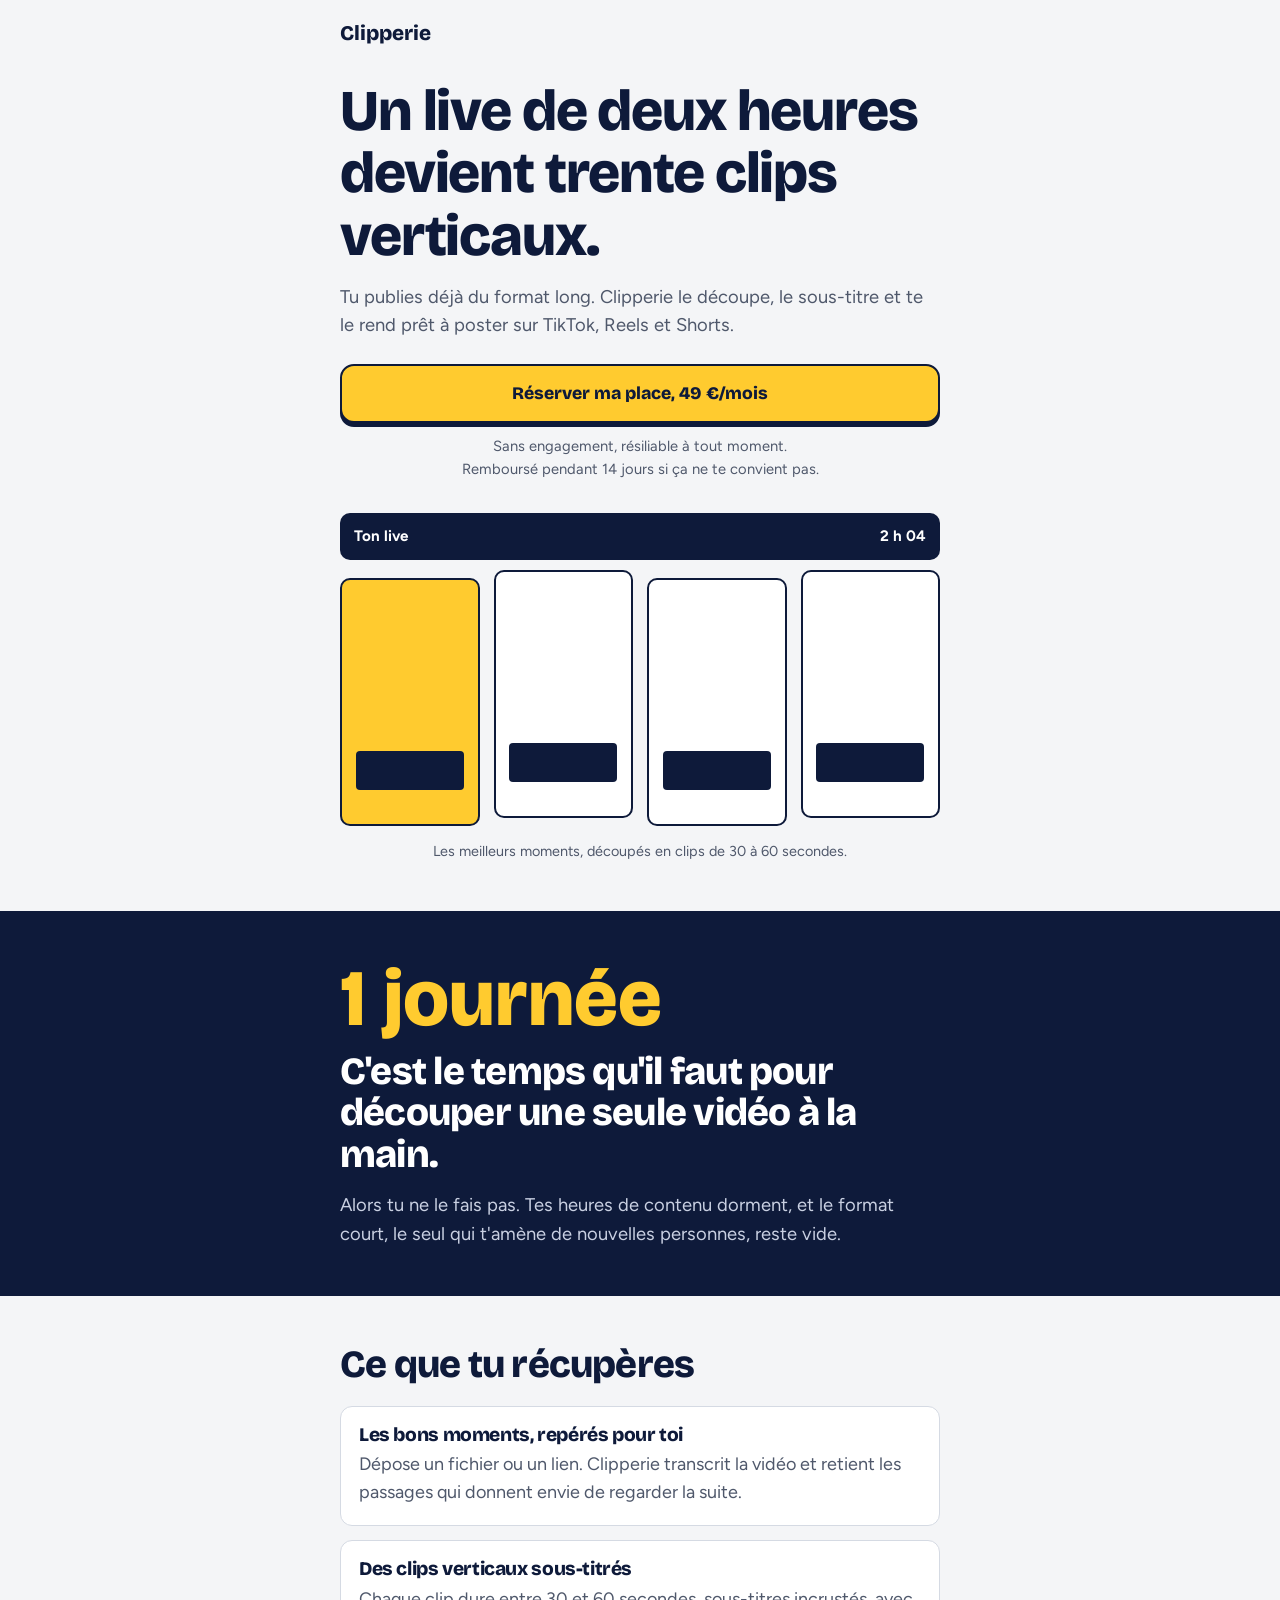
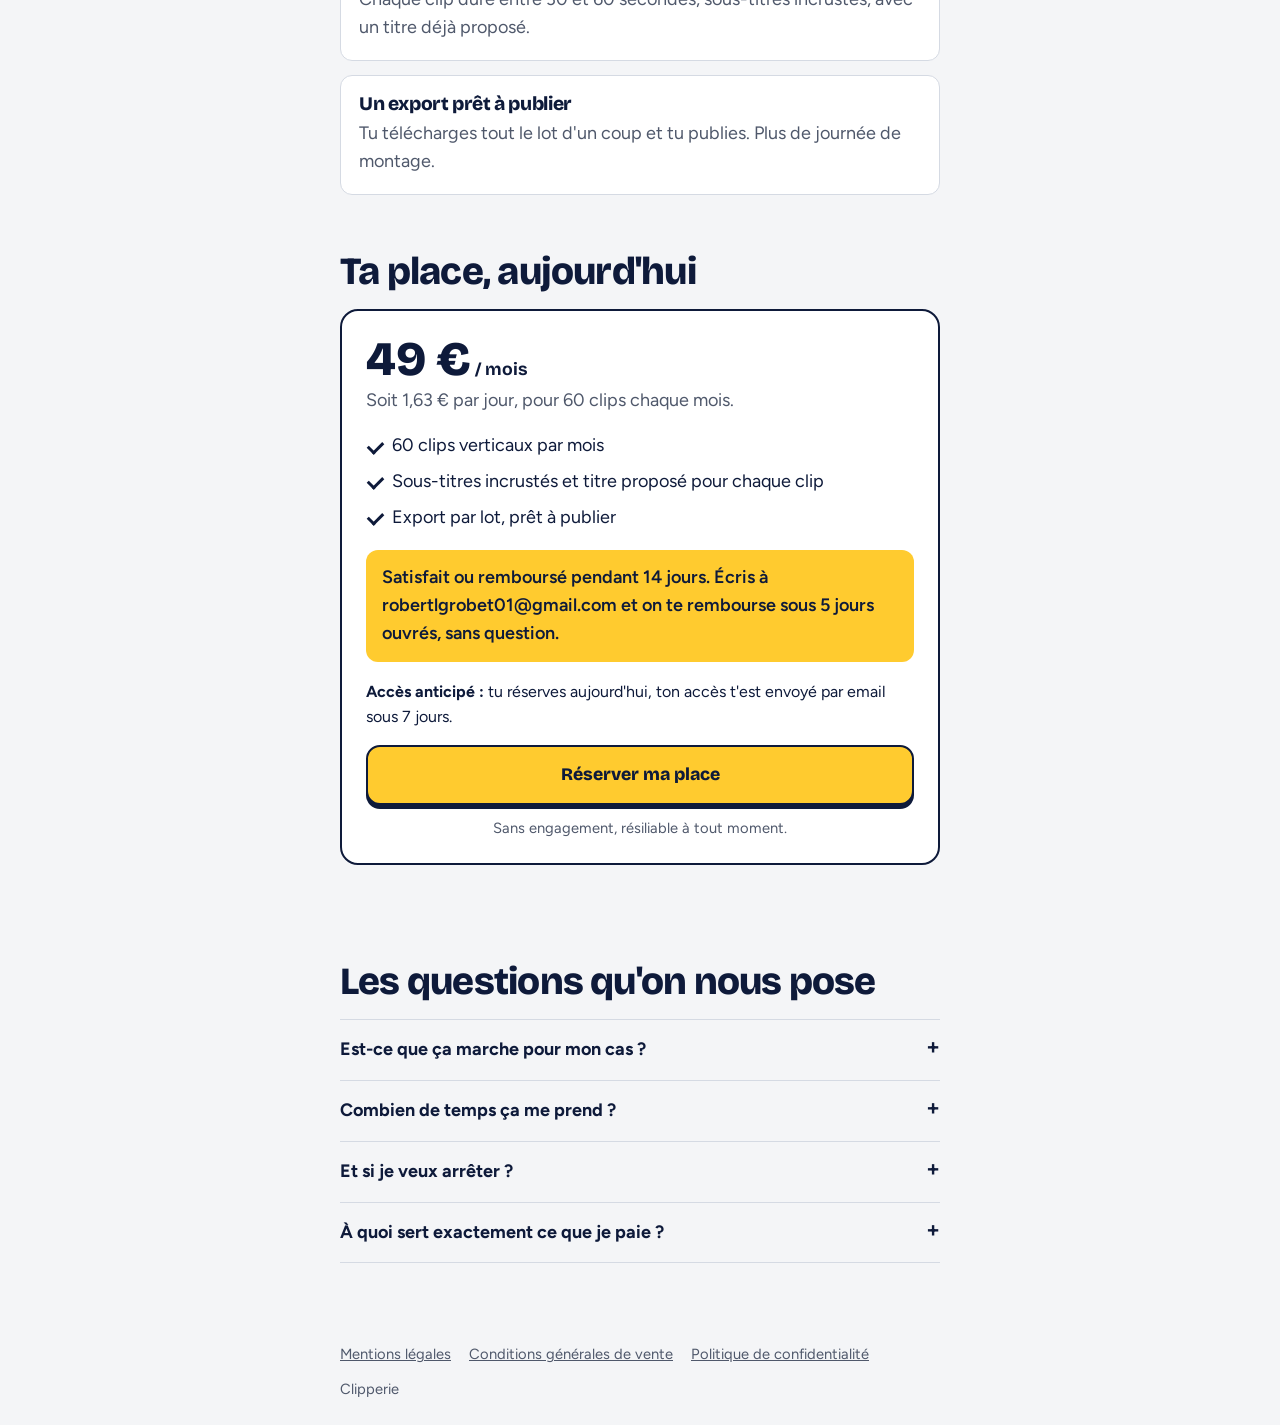
<file: index.html>
<!doctype html>
<html lang="fr">
<head>
<meta charset="utf-8">
<meta name="viewport" content="width=device-width, initial-scale=1, viewport-fit=cover">
<title>Clipperie : un live de deux heures devient trente clips verticaux</title>
<meta name="description" content="Dépose ta vidéo longue. Clipperie repère les meilleurs moments et te rend des clips verticaux sous-titrés, prêts à publier. 49 €/mois, sans engagement.">
<meta property="og:type" content="website">
<meta property="og:locale" content="fr_FR">
<meta property="og:title" content="Un live de deux heures devient trente clips verticaux">
<meta property="og:description" content="Clipperie découpe, sous-titre et te rend tes clips prêts à publier. 49 €/mois, sans engagement, remboursé 14 jours.">
<meta name="twitter:card" content="summary">
<meta name="theme-color" content="#0E1A3A">
<link rel="preconnect" href="https://fonts.googleapis.com">
<link rel="preconnect" href="https://fonts.gstatic.com" crossorigin>
<link href="https://fonts.googleapis.com/css2?family=Bricolage+Grotesque:opsz,wght@12..96,800&family=Figtree:wght@400;600;700&display=swap" rel="stylesheet">
<link rel="stylesheet" href="style.css">
</head>
<body>

<header class="top">
  <div class="wrap"><a class="logo" href="/">Clipperie</a></div>
</header>

<main>
<section style="padding-top:12px">
  <div class="wrap">
    <h1>Un live de deux heures devient trente clips verticaux.</h1>
    <p class="lead">Tu publies déjà du format long. Clipperie le découpe, le sous-titre et te le rend prêt à poster sur TikTok, Reels et Shorts.</p>
    <div style="margin-top:24px">
      <a class="btn" href="https://buy.stripe.com/test_00weVf3Nj36FeiV1lHaAw00">Réserver ma place, 49 €/mois</a>
      <p class="fine">Sans engagement, résiliable à tout moment.<br>Remboursé pendant 14 jours si ça ne te convient pas.</p>
    </div>
    <div class="live" aria-hidden="true">
      <div class="barre"><span>Ton live</span><span>2 h 04</span></div>
      <div class="coupes"><div class="cadre"></div><div class="cadre"></div><div class="cadre"></div><div class="cadre"></div></div>
    </div>
    <p class="legende">Les meilleurs moments, découpés en clips de 30 à 60 secondes.</p>
  </div>
</section>

<section class="nuit">
  <div class="wrap">
    <p class="chiffre">1 journée</p>
    <h2 style="margin-top:12px">C'est le temps qu'il faut pour découper une seule vidéo à la main.</h2>
    <p class="lead">Alors tu ne le fais pas. Tes heures de contenu dorment, et le format court, le seul qui t'amène de nouvelles personnes, reste vide.</p>
  </div>
</section>

<section>
  <div class="wrap">
    <h2>Ce que tu récupères</h2>
    <div class="liste">
      <div class="item"><h3>Les bons moments, repérés pour toi</h3><p>Dépose un fichier ou un lien. Clipperie transcrit la vidéo et retient les passages qui donnent envie de regarder la suite.</p></div>
      <div class="item"><h3>Des clips verticaux sous-titrés</h3><p>Chaque clip dure entre 30 et 60 secondes, sous-titres incrustés, avec un titre déjà proposé.</p></div>
      <div class="item"><h3>Un export prêt à publier</h3><p>Tu télécharges tout le lot d'un coup et tu publies. Plus de journée de montage.</p></div>
    </div>
  </div>
</section>

<section id="offre" style="padding-top:8px">
  <div class="wrap">
    <h2>Ta place, aujourd'hui</h2>
    <div class="offre">
      <p class="prix">49 €<small> / mois</small></p>
      <p class="jour">Soit 1,63 € par jour, pour 60 clips chaque mois.</p>
      <ul class="coches">
        <li>60 clips verticaux par mois</li>
        <li>Sous-titres incrustés et titre proposé pour chaque clip</li>
        <li>Export par lot, prêt à publier</li>
      </ul>
      <div class="garantie">Satisfait ou remboursé pendant 14 jours. Écris à robertlgrobet01@gmail.com et on te rembourse sous 5 jours ouvrés, sans question.</div>
      <p style="font-size:1rem;margin-bottom:16px"><strong>Accès anticipé :</strong> tu réserves aujourd'hui, ton accès t'est envoyé par email sous 7 jours.</p>
      <a class="btn" href="https://buy.stripe.com/test_00weVf3Nj36FeiV1lHaAw00">Réserver ma place</a>
      <p class="fine">Sans engagement, résiliable à tout moment.</p>
    </div>
  </div>
</section>

<section>
  <div class="wrap">
    <h2>Les questions qu'on nous pose</h2>
    <details><summary>Est-ce que ça marche pour mon cas ?</summary><p>Si tu publies des vidéos longues où l'on parle (podcast, live, formation), oui. Si ça ne te convient pas, tu es remboursé pendant 14 jours.</p></details>
    <details><summary>Combien de temps ça me prend ?</summary><p>Quelques minutes : tu déposes ta vidéo, tu choisis les clips que tu gardes, tu télécharges le lot.</p></details>
    <details><summary>Et si je veux arrêter ?</summary><p>Tu résilies quand tu veux, sans engagement et sans justification. L'abonnement s'arrête à la fin de la période payée.</p></details>
    <details><summary>À quoi sert exactement ce que je paie ?</summary><p>À 60 clips verticaux par mois : la transcription, le repérage des moments forts, la découpe, les sous-titres et les titres proposés.</p></details>
  </div>
</section>
</main>

<footer>
  <div class="wrap">
    <nav aria-label="Informations légales">
      <a href="mentions-legales.html">Mentions légales</a>
      <a href="cgv.html">Conditions générales de vente</a>
      <a href="confidentialite.html">Politique de confidentialité</a>
    </nav>
    <p>Clipperie</p>
  </div>
</footer>

<div class="collant">
  <strong>49 €/mois</strong>
  <a class="btn" href="https://buy.stripe.com/test_00weVf3Nj36FeiV1lHaAw00">Réserver ma place</a>
</div>

</body>
</html>
</file>
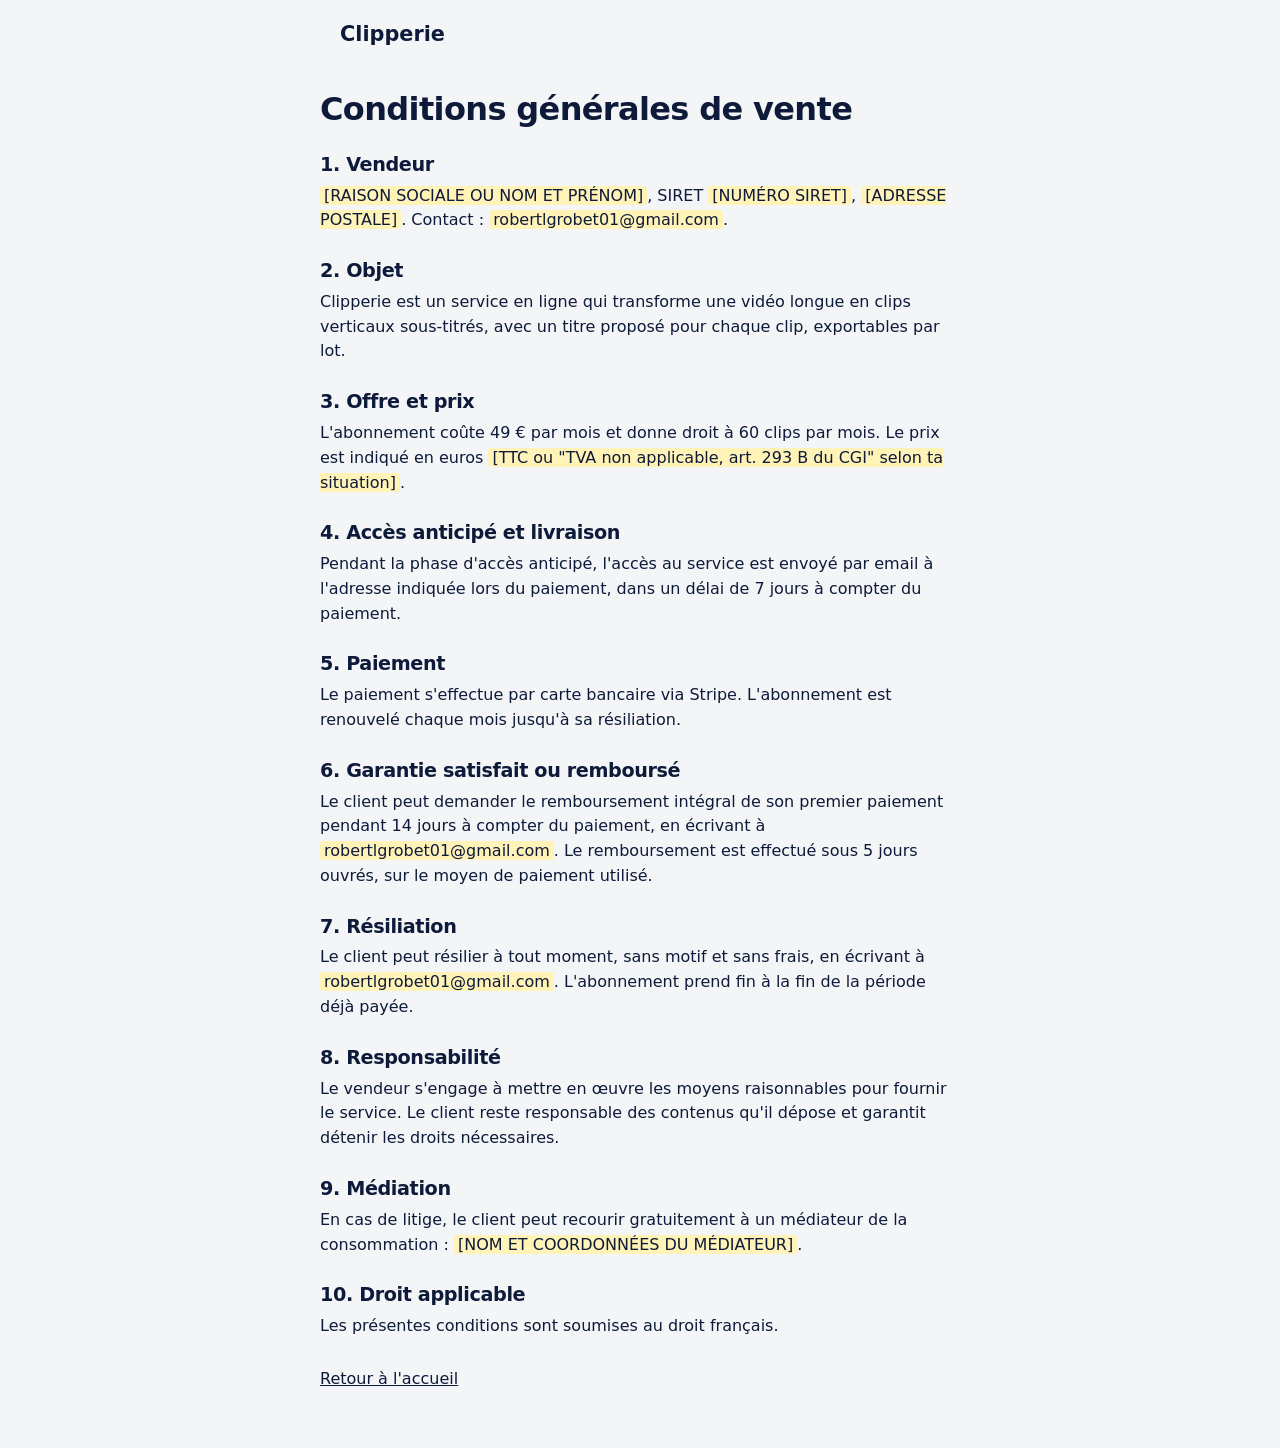
<file: cgv.html>
<!doctype html>
<html lang="fr">
<head>
<meta charset="utf-8">
<meta name="viewport" content="width=device-width, initial-scale=1, viewport-fit=cover">
<title>Conditions générales de vente | Clipperie</title>
<meta name="description" content="Conditions générales de vente de Clipperie.">
<link rel="stylesheet" href="style.css">
</head>
<body>
<header class="top"><div class="wrap"><a class="logo" href="/">Clipperie</a></div></header>
<main class="wrap legal">
<h1>Conditions générales de vente</h1>

<h2>1. Vendeur</h2>
<p><span class="a-completer">[RAISON SOCIALE OU NOM ET PRÉNOM]</span>, SIRET <span class="a-completer">[NUMÉRO SIRET]</span>, <span class="a-completer">[ADRESSE POSTALE]</span>. Contact : <span class="a-completer">robertlgrobet01@gmail.com</span>.</p>

<h2>2. Objet</h2>
<p>Clipperie est un service en ligne qui transforme une vidéo longue en clips verticaux sous-titrés, avec un titre proposé pour chaque clip, exportables par lot.</p>

<h2>3. Offre et prix</h2>
<p>L'abonnement coûte 49 € par mois et donne droit à 60 clips par mois. Le prix est indiqué en euros <span class="a-completer">[TTC ou "TVA non applicable, art. 293 B du CGI" selon ta situation]</span>.</p>

<h2>4. Accès anticipé et livraison</h2>
<p>Pendant la phase d'accès anticipé, l'accès au service est envoyé par email à l'adresse indiquée lors du paiement, dans un délai de 7 jours à compter du paiement.</p>

<h2>5. Paiement</h2>
<p>Le paiement s'effectue par carte bancaire via Stripe. L'abonnement est renouvelé chaque mois jusqu'à sa résiliation.</p>

<h2>6. Garantie satisfait ou remboursé</h2>
<p>Le client peut demander le remboursement intégral de son premier paiement pendant 14 jours à compter du paiement, en écrivant à <span class="a-completer">robertlgrobet01@gmail.com</span>. Le remboursement est effectué sous 5 jours ouvrés, sur le moyen de paiement utilisé.</p>

<h2>7. Résiliation</h2>
<p>Le client peut résilier à tout moment, sans motif et sans frais, en écrivant à <span class="a-completer">robertlgrobet01@gmail.com</span>. L'abonnement prend fin à la fin de la période déjà payée.</p>

<h2>8. Responsabilité</h2>
<p>Le vendeur s'engage à mettre en œuvre les moyens raisonnables pour fournir le service. Le client reste responsable des contenus qu'il dépose et garantit détenir les droits nécessaires.</p>

<h2>9. Médiation</h2>
<p>En cas de litige, le client peut recourir gratuitement à un médiateur de la consommation : <span class="a-completer">[NOM ET COORDONNÉES DU MÉDIATEUR]</span>.</p>

<h2>10. Droit applicable</h2>
<p>Les présentes conditions sont soumises au droit français.</p>

<p style="margin-top:28px"><a href="/">Retour à l'accueil</a></p>
</main>
</body>
</html>
</file>
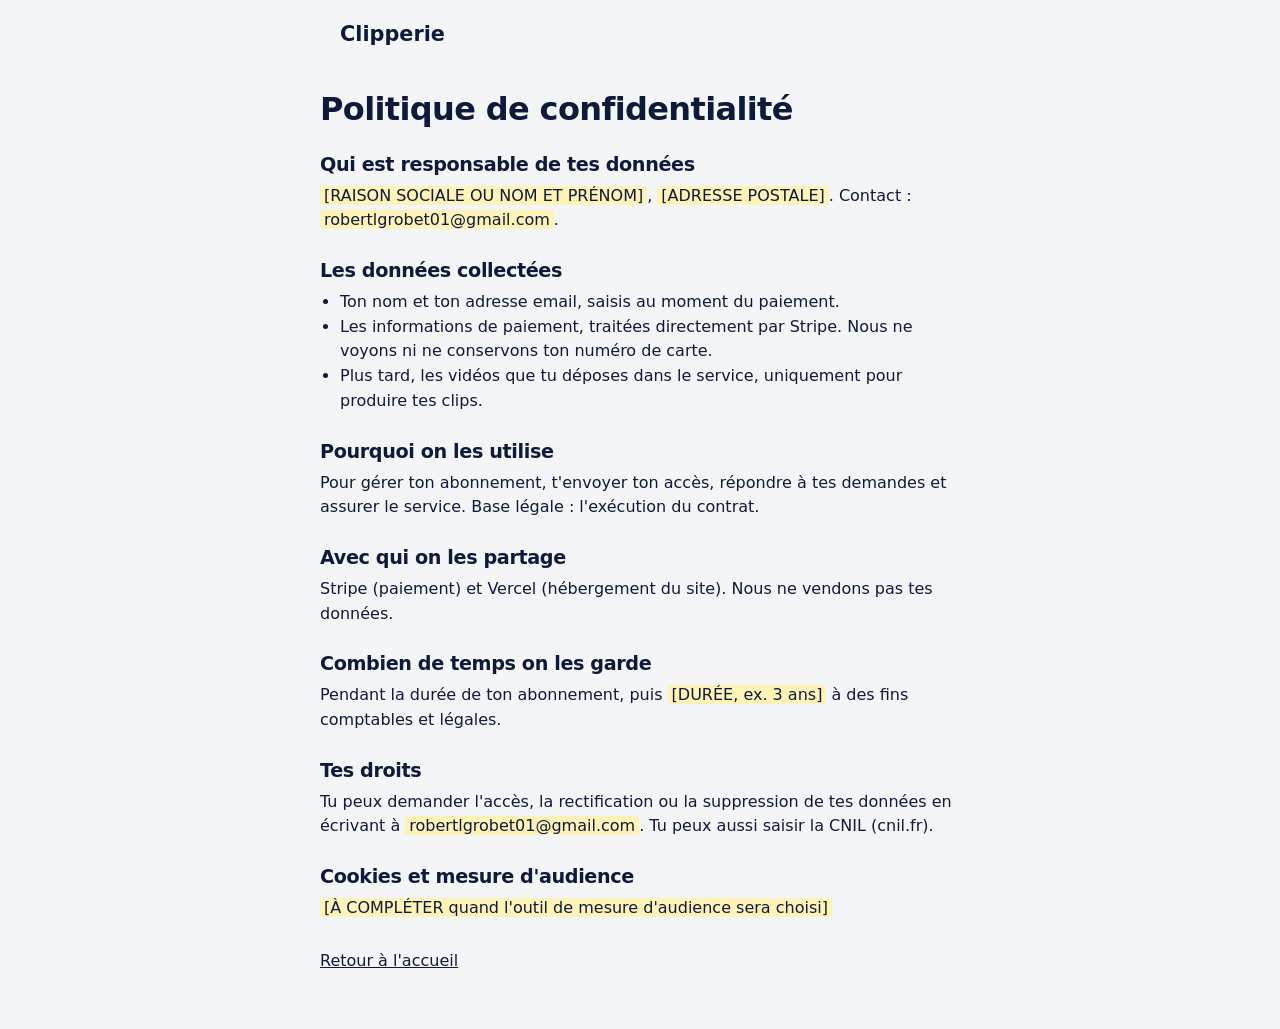
<file: confidentialite.html>
<!doctype html>
<html lang="fr">
<head>
<meta charset="utf-8">
<meta name="viewport" content="width=device-width, initial-scale=1, viewport-fit=cover">
<title>Politique de confidentialité | Clipperie</title>
<meta name="description" content="Politique de confidentialité de Clipperie.">
<link rel="stylesheet" href="style.css">
</head>
<body>
<header class="top"><div class="wrap"><a class="logo" href="/">Clipperie</a></div></header>
<main class="wrap legal">
<h1>Politique de confidentialité</h1>

<h2>Qui est responsable de tes données</h2>
<p><span class="a-completer">[RAISON SOCIALE OU NOM ET PRÉNOM]</span>, <span class="a-completer">[ADRESSE POSTALE]</span>. Contact : <span class="a-completer">robertlgrobet01@gmail.com</span>.</p>

<h2>Les données collectées</h2>
<ul>
<li>Ton nom et ton adresse email, saisis au moment du paiement.</li>
<li>Les informations de paiement, traitées directement par Stripe. Nous ne voyons ni ne conservons ton numéro de carte.</li>
<li>Plus tard, les vidéos que tu déposes dans le service, uniquement pour produire tes clips.</li>
</ul>

<h2>Pourquoi on les utilise</h2>
<p>Pour gérer ton abonnement, t'envoyer ton accès, répondre à tes demandes et assurer le service. Base légale : l'exécution du contrat.</p>

<h2>Avec qui on les partage</h2>
<p>Stripe (paiement) et Vercel (hébergement du site). Nous ne vendons pas tes données.</p>

<h2>Combien de temps on les garde</h2>
<p>Pendant la durée de ton abonnement, puis <span class="a-completer">[DURÉE, ex. 3 ans]</span> à des fins comptables et légales.</p>

<h2>Tes droits</h2>
<p>Tu peux demander l'accès, la rectification ou la suppression de tes données en écrivant à <span class="a-completer">robertlgrobet01@gmail.com</span>. Tu peux aussi saisir la CNIL (cnil.fr).</p>

<h2>Cookies et mesure d'audience</h2>
<p><span class="a-completer">[À COMPLÉTER quand l'outil de mesure d'audience sera choisi]</span></p>

<p style="margin-top:28px"><a href="/">Retour à l'accueil</a></p>
</main>
</body>
</html>
</file>
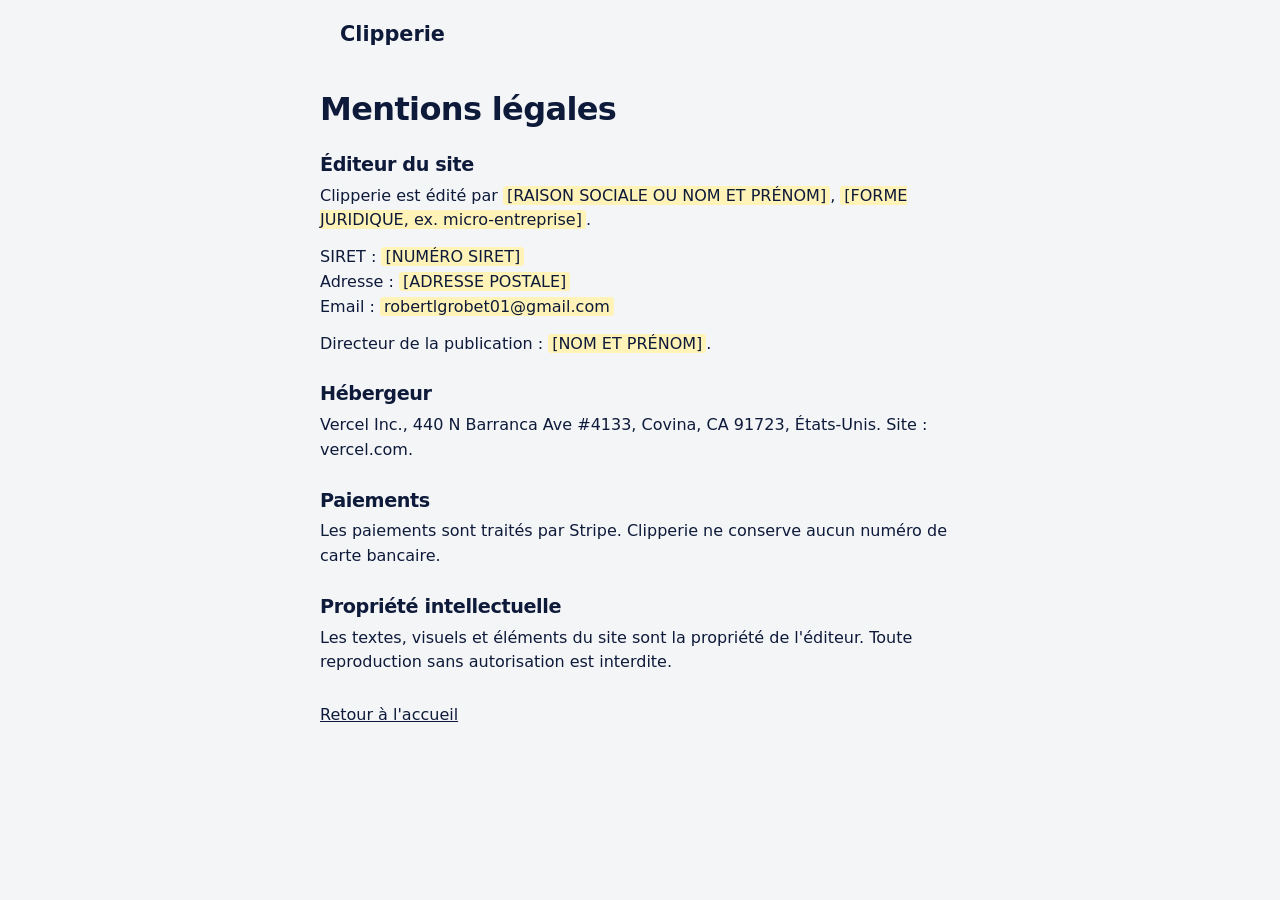
<file: mentions-legales.html>
<!doctype html>
<html lang="fr">
<head>
<meta charset="utf-8">
<meta name="viewport" content="width=device-width, initial-scale=1, viewport-fit=cover">
<title>Mentions légales | Clipperie</title>
<meta name="description" content="Mentions légales du site Clipperie.">
<link rel="stylesheet" href="style.css">
</head>
<body>
<header class="top"><div class="wrap"><a class="logo" href="/">Clipperie</a></div></header>
<main class="wrap legal">
<h1>Mentions légales</h1>

<h2>Éditeur du site</h2>
<p>Clipperie est édité par <span class="a-completer">[RAISON SOCIALE OU NOM ET PRÉNOM]</span>, <span class="a-completer">[FORME JURIDIQUE, ex. micro-entreprise]</span>.</p>
<p>SIRET : <span class="a-completer">[NUMÉRO SIRET]</span><br>
Adresse : <span class="a-completer">[ADRESSE POSTALE]</span><br>
Email : <span class="a-completer">robertlgrobet01@gmail.com</span></p>
<p>Directeur de la publication : <span class="a-completer">[NOM ET PRÉNOM]</span>.</p>

<h2>Hébergeur</h2>
<p>Vercel Inc., 440 N Barranca Ave #4133, Covina, CA 91723, États-Unis. Site : vercel.com.</p>

<h2>Paiements</h2>
<p>Les paiements sont traités par Stripe. Clipperie ne conserve aucun numéro de carte bancaire.</p>

<h2>Propriété intellectuelle</h2>
<p>Les textes, visuels et éléments du site sont la propriété de l'éditeur. Toute reproduction sans autorisation est interdite.</p>

<p style="margin-top:28px"><a href="/">Retour à l'accueil</a></p>
</main>
</body>
</html>
</file>
<file: style.css>
:root{
  --encre:#0E1A3A;
  --clap:#FFCB2F;
  --papier:#F4F5F7;
  --blanc:#FFFFFF;
  --gris:#4F586B;
  --ligne:#D5DAE3;
  --titre:"Bricolage Grotesque","Arial Black",system-ui,sans-serif;
  --texte:"Figtree",system-ui,-apple-system,"Segoe UI",sans-serif;
}
*{box-sizing:border-box;margin:0}
html{-webkit-text-size-adjust:100%}
body{font-family:var(--texte);font-size:18px;line-height:1.55;color:var(--encre);background:var(--papier);padding-bottom:88px}
img,svg{max-width:100%}
a{color:inherit}
:focus-visible{outline:3px solid var(--encre);outline-offset:3px}
.wrap{max-width:640px;margin:0 auto;padding:0 20px}
h1,h2,h3{font-family:var(--titre);line-height:1.08;letter-spacing:-.02em;font-weight:800}
h1{font-size:clamp(2.2rem,9vw,3.6rem)}
h2{font-size:clamp(1.7rem,6.5vw,2.4rem);margin-bottom:16px}
h3{font-size:1.2rem;margin-bottom:6px}
p+p{margin-top:12px}
section{padding:48px 0}
.lead{font-size:1.15rem;color:var(--gris);margin-top:16px}

/* bouton */
.btn{display:flex;align-items:center;justify-content:center;min-height:56px;padding:14px 22px;background:var(--clap);color:var(--encre);font-family:var(--titre);font-weight:800;font-size:1.1rem;text-decoration:none;border-radius:14px;border:2px solid var(--encre);box-shadow:0 4px 0 var(--encre);text-align:center}
.btn:active{transform:translateY(3px);box-shadow:0 1px 0 var(--encre)}
.fine{font-size:.92rem;color:var(--gris);margin-top:12px;text-align:center}

/* en-tête */
.top{padding:18px 0}
.logo{font-family:var(--titre);font-weight:800;font-size:1.3rem;text-decoration:none}

/* visuel : le live découpé en verticales */
.live{margin-top:32px}
.barre{background:var(--encre);color:var(--blanc);border-radius:10px;padding:12px 14px;font-weight:700;font-size:.95rem;display:flex;justify-content:space-between}
.coupes{display:grid;grid-template-columns:repeat(4,1fr);gap:8px;margin-top:10px}
.cadre{aspect-ratio:9/16;border-radius:10px;border:2px solid var(--encre);background:var(--blanc);position:relative;overflow:hidden}
.cadre:nth-child(1){background:var(--clap)}
.cadre::after{content:"";position:absolute;left:10%;right:10%;bottom:14%;height:16%;background:var(--encre);border-radius:4px}
.cadre:nth-child(odd){transform:translateY(8px)}
.legende{font-size:.9rem;color:var(--gris);margin-top:22px;text-align:center}

/* douleur */
.nuit{background:var(--encre);color:var(--blanc)}
.nuit .lead{color:#C9D0E2}
.chiffre{font-family:var(--titre);font-weight:800;font-size:clamp(3rem,16vw,5rem);line-height:1;color:var(--clap)}

/* bénéfices */
.liste{display:grid;gap:14px;margin-top:20px}
.item{background:var(--blanc);border:1px solid var(--ligne);border-radius:12px;padding:18px}
.item p{color:var(--gris)}

/* offre */
.offre{background:var(--blanc);border:2px solid var(--encre);border-radius:18px;padding:24px;margin-top:8px}
.prix{font-family:var(--titre);font-weight:800;font-size:3rem;line-height:1}
.prix small{font-size:1.1rem;font-weight:700}
.jour{color:var(--gris);margin-top:4px}
.coches{list-style:none;padding:0;margin:18px 0;display:grid;gap:8px}
.coches li{padding-left:26px;position:relative}
.coches li::before{content:"";position:absolute;left:2px;top:.45em;width:12px;height:7px;border-left:3px solid var(--encre);border-bottom:3px solid var(--encre);transform:rotate(-45deg)}
.garantie{background:var(--clap);border-radius:12px;padding:14px 16px;font-weight:600;margin:18px 0}

/* faq */
details{border-top:1px solid var(--ligne);padding:16px 0}
details:last-of-type{border-bottom:1px solid var(--ligne)}
summary{font-weight:700;cursor:pointer;list-style:none;display:flex;justify-content:space-between;gap:12px}
summary::-webkit-details-marker{display:none}
summary::after{content:"+";font-size:1.4rem;line-height:1}
details[open] summary::after{content:"\2212"}
details p{margin-top:10px;color:var(--gris)}

/* barre collante mobile */
.collant{position:fixed;left:0;right:0;bottom:0;background:var(--blanc);border-top:2px solid var(--encre);padding:10px 16px calc(10px + env(safe-area-inset-bottom,0px));display:flex;gap:12px;align-items:center;z-index:5}
.collant strong{font-family:var(--titre);font-size:1.1rem;white-space:nowrap}
.collant .btn{flex:1;min-height:50px;font-size:1rem}

/* pied de page */
footer{padding:32px 0 24px;font-size:.92rem;color:var(--gris)}
footer nav{display:flex;flex-wrap:wrap;gap:8px 18px;margin-bottom:12px}

/* pages légales */
.legal{padding:24px 0 56px}
.legal h1{font-size:2rem;margin-bottom:20px}
.legal h2{font-size:1.2rem;margin:28px 0 8px}
.legal p,.legal li{font-size:1rem}
.legal ul{padding-left:20px}
.a-completer{background:#FFF3B8;padding:0 4px;border-radius:3px}

@media (min-width:760px){
  body{padding-bottom:0}
  .collant{display:none}
  .coupes{gap:14px}
}
@media (prefers-reduced-motion:reduce){*{transition:none!important}}
</file>
